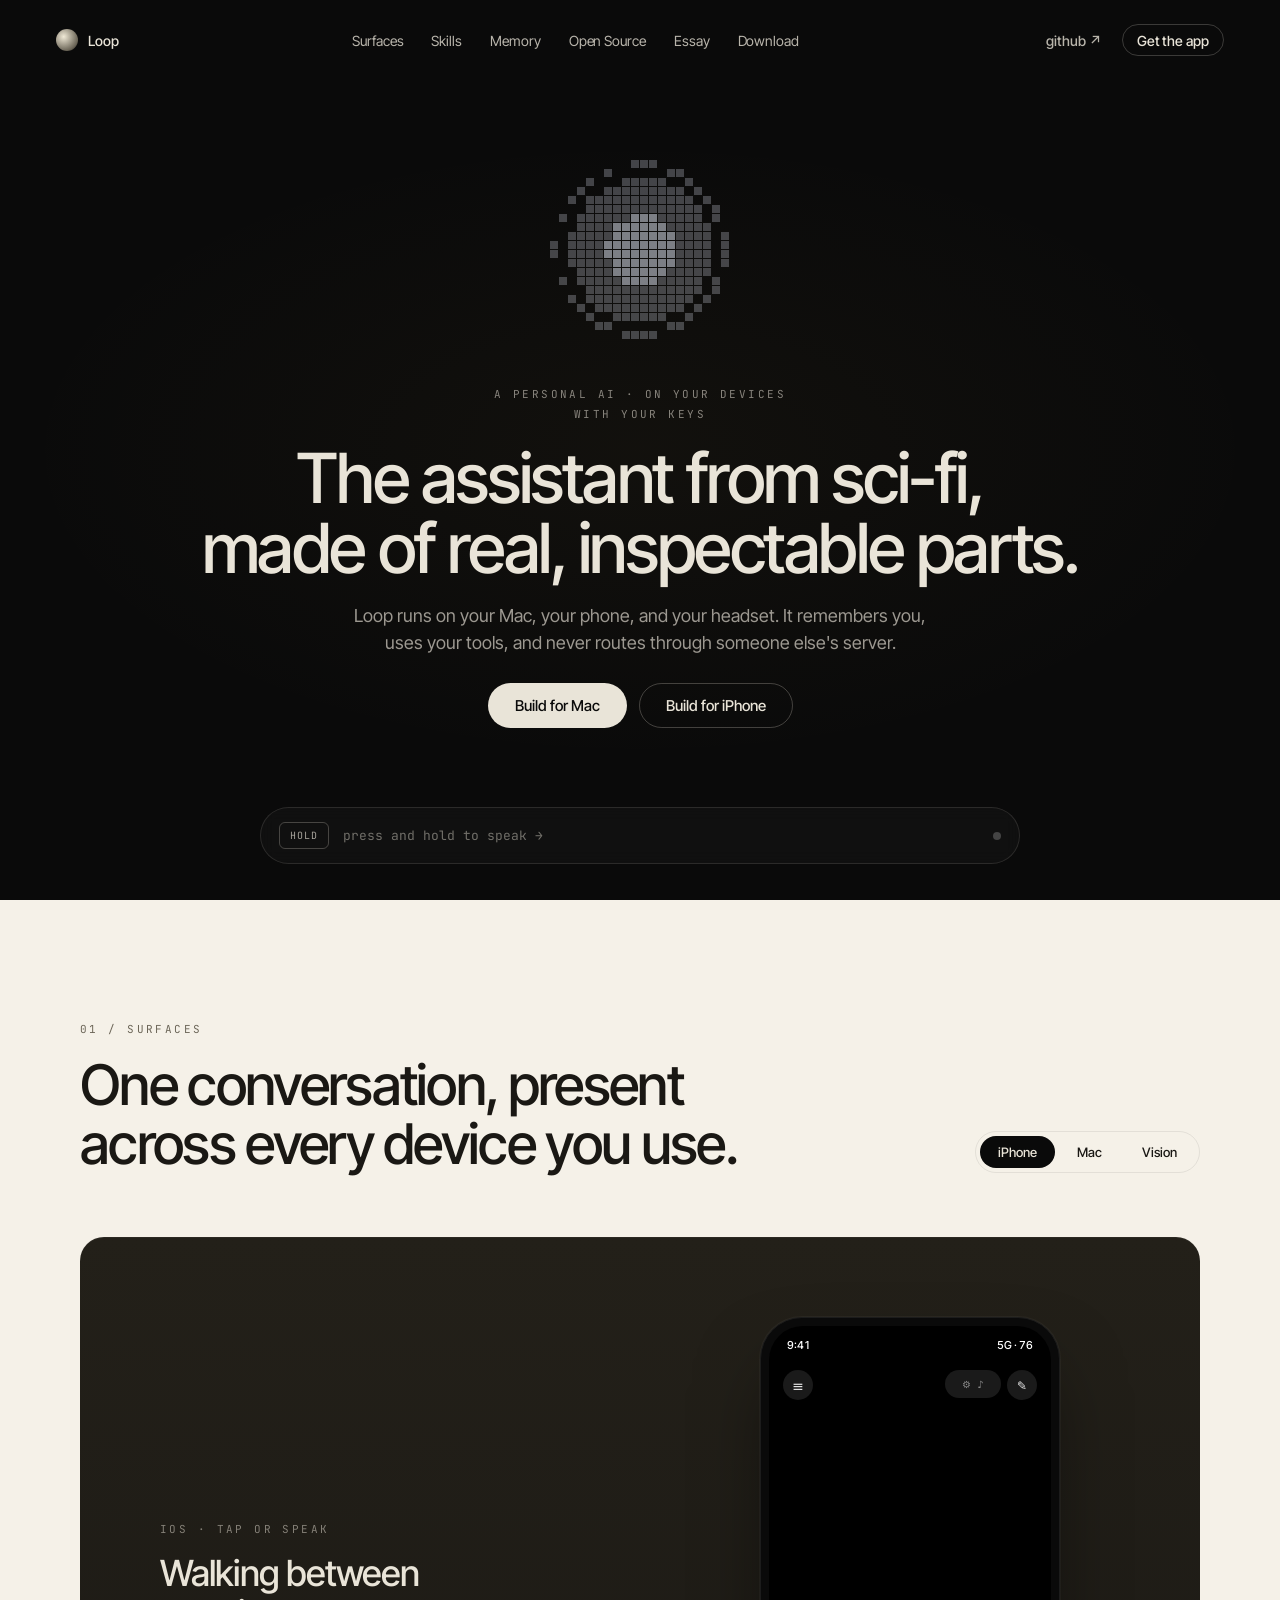
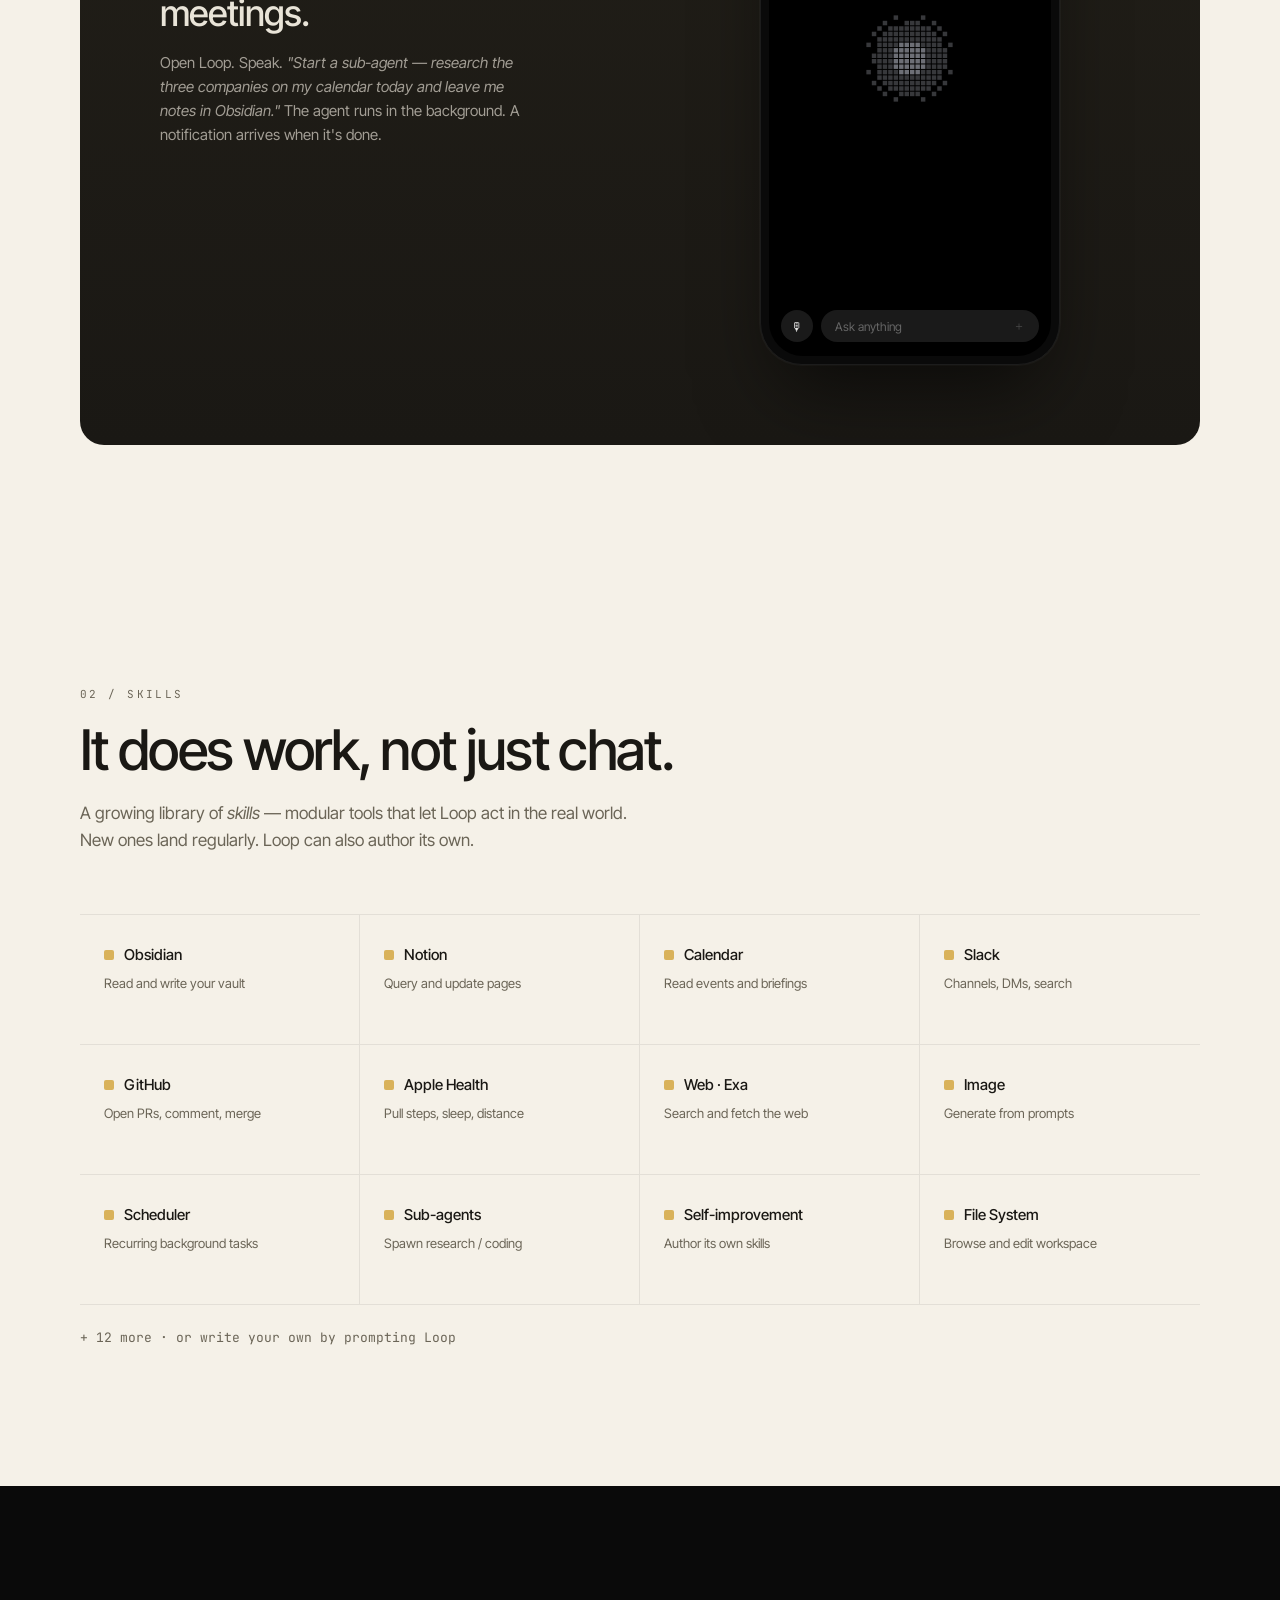
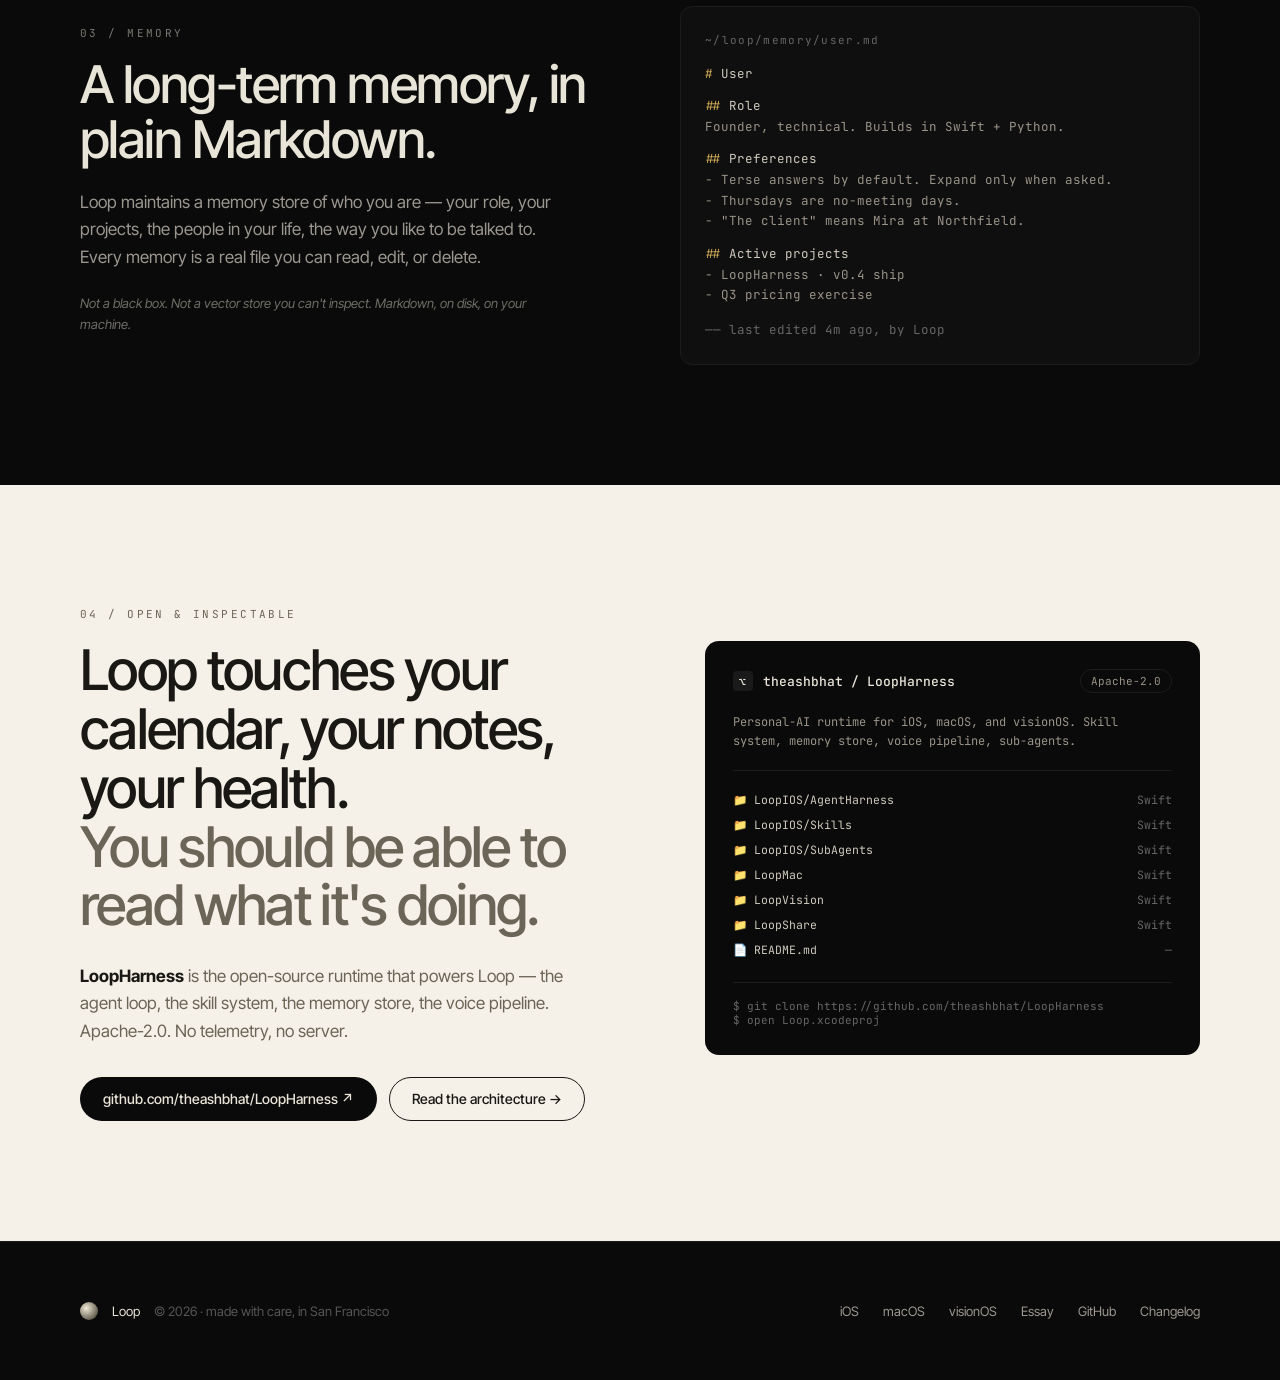
<file: website/index.html>
<!doctype html>
<html lang="en">
<head>
<meta charset="utf-8" />
<meta name="viewport" content="width=device-width, initial-scale=1" />
<title>Loop — a personal AI that lives on your devices</title>
<meta name="description" content="Loop is a personal AI for iPhone, Mac, and Vision Pro. It remembers you, uses your tools, and never routes through someone else's server. Open-source on GitHub." />
<meta property="og:title" content="Loop — a personal AI that lives on your devices" />
<meta property="og:description" content="A personal AI for Apple devices. Skills, memory, voice — local-first, with your own keys. Open-source." />
<meta property="og:url" content="https://loopharness.com" />
<meta property="og:type" content="website" />
<meta name="theme-color" content="#0a0a0a" />
<link rel="preconnect" href="https://fonts.googleapis.com" />
<link rel="preconnect" href="https://fonts.gstatic.com" crossorigin />
<link href="https://fonts.googleapis.com/css2?family=Inter+Tight:wght@400;500;600&family=Instrument+Serif:ital@0;1&family=JetBrains+Mono:wght@400;500&display=swap" rel="stylesheet" />
<link rel="stylesheet" href="styles.css" />
</head>
<body>

<!-- ────────── HERO ────────── -->
<header class="hero">
  <nav class="nav nav--dark">
    <a class="nav__brand" href="#">
      <span class="nav__brand-orb"></span>
      <span>Loop</span>
    </a>
    <div class="nav__links">
      <a href="#surfaces">Surfaces</a>
      <a href="#skills">Skills</a>
      <a href="#memory">Memory</a>
      <a href="#open-source">Open Source</a>
      <a href="/essay">Essay</a>
      <a href="#download">Download</a>
    </div>
    <div class="nav__ctas">
      <a class="nav__github" href="https://github.com/theashbhat/LoopHarness" target="_blank" rel="noreferrer">github&nbsp;↗</a>
      <a class="nav__testflight" href="https://github.com/theashbhat/LoopHarness#setup" target="_blank" rel="noreferrer">Get the app</a>
    </div>
  </nav>

  <div class="hero__vignette" aria-hidden="true"></div>

  <div class="hero__stack">
    <canvas class="hero__orb" data-orb="hero" aria-hidden="true"></canvas>

    <div class="eyebrow eyebrow--hero">
      <span>A personal AI · on your devices</span>
      <span>with your keys</span>
    </div>

    <h1 class="hero__headline">
      The assistant from sci-fi,<br />
      made of real, inspectable parts.
    </h1>

    <p class="hero__lede">
      Loop runs on your Mac, your phone, and your headset. It remembers you,
      uses your tools, and never routes through someone else's server.
    </p>

    <div class="hero__ctas" id="download">
      <a class="btn btn--primary" href="https://github.com/theashbhat/LoopHarness#setup">
        Build for Mac
      </a>
      <a class="btn btn--ghost" href="https://github.com/theashbhat/LoopHarness#setup">
        Build for iPhone
      </a>
    </div>
  </div>

  <div class="hold-strip" id="voice" data-hold>
    <div class="hold-strip__key" data-hold-key>HOLD</div>
    <div class="hold-strip__txt" data-hold-txt>press and hold to speak →</div>
    <div class="hold-strip__dot" data-hold-dot></div>
  </div>
</header>

<!-- ────────── SURFACES ────────── -->
<section class="surfaces" id="surfaces">
  <div class="surfaces__head">
    <div>
      <div class="eyebrow eyebrow--paper">01 / Surfaces</div>
      <h2 class="surfaces__title">One conversation, present across every device you use.</h2>
    </div>
    <div class="tabs" role="tablist" aria-label="Device surfaces">
      <button class="tab is-active" role="tab" data-tab="ios">iPhone</button>
      <button class="tab" role="tab" data-tab="mac">Mac</button>
      <button class="tab" role="tab" data-tab="vision">Vision</button>
    </div>
  </div>

  <div class="surfaces__stage">
    <!-- copy column -->
    <div class="surfaces__copy">
      <div data-surface="ios" class="is-active">
        <div class="eyebrow eyebrow--dark">iOS · tap or speak</div>
        <h3>Walking between meetings.</h3>
        <p>Open Loop. Speak. <em>"Start a sub-agent — research the three companies on my calendar today and leave me notes in Obsidian."</em> The agent runs in the background. A notification arrives when it's done.</p>
      </div>
      <div data-surface="mac">
        <div class="eyebrow eyebrow--dark">macOS · push-to-talk</div>
        <h3>At the desk, mid-task.</h3>
        <p>Hold the hotkey. <em>"Add a pricing section to the doc I was editing last night — pull the numbers from the Q3 Plan in Notion."</em> Loop edits the doc and confirms back, out loud.</p>
      </div>
      <div data-surface="vision">
        <div class="eyebrow eyebrow--dark">visionOS · ambient</div>
        <h3>In the headset.</h3>
        <p>An animated orb listens in the room. Ask it about your week. It answers as voice — calendar, mail, recent notes — with a soft visual response.</p>
      </div>
    </div>

    <!-- device column -->
    <div class="surfaces__device">

      <!-- iPhone -->
      <div class="phone is-active" data-surface="ios">
        <div class="phone__screen">
          <div class="phone__notch"></div>
          <div class="phone__status">
            <span>9:41</span>
            <span class="phone__status-right">5G · 76</span>
          </div>
          <div class="phone__chrome">
            <div class="phone__menu">≡</div>
            <div class="phone__topright">
              <div class="phone__settings"><span>⚙</span><span>♪</span></div>
              <div class="phone__compose">✎</div>
            </div>
          </div>
          <div class="phone__orb">
            <canvas data-orb="phone" aria-hidden="true"></canvas>
          </div>
          <div class="phone__input">
            <div class="phone__mic">🎙</div>
            <div class="phone__field">
              <span>Ask anything</span>
              <span class="phone__attach">＋</span>
            </div>
          </div>
        </div>
      </div>

      <!-- Mac -->
      <div class="mac" data-surface="mac">
        <div class="mac__titlebar">
          <span class="mac__dot mac__dot--red"></span>
          <span class="mac__dot mac__dot--yellow"></span>
          <span class="mac__dot mac__dot--green"></span>
          <span class="mac__title">Loop</span>
        </div>
        <div class="mac__body">
          <aside class="mac__sidebar">
            <div class="mac__group">Today</div>
            <div class="mac__item is-active">Q3 pricing edit</div>
            <div class="mac__item">Calendar briefing</div>
            <div class="mac__item">Research · 3 cos</div>
            <div class="mac__group">Yesterday</div>
            <div class="mac__item">Apple Health</div>
            <div class="mac__item">Devin PR #14</div>
          </aside>
          <div class="mac__chat">
            <div class="mac__bubble mac__bubble--user">
              Add a pricing section to last night's doc. Pull numbers from Q3 Plan.
            </div>
            <div class="mac__bubble mac__bubble--assistant">
              <canvas class="mac__assistant-orb" data-orb="mac-small" aria-hidden="true"></canvas>
              <div>Found <span class="hl">Q3 Plan</span> in Notion. Inserting a pricing section in <span class="hl">pricing-draft.md</span>… done. Want me to read it back?</div>
            </div>
            <div class="mac__hint">
              <span class="dot dot--amber"></span> listening — hold ⌥ to talk
            </div>
          </div>
        </div>
      </div>

      <!-- Vision -->
      <div class="vision" data-surface="vision">
        <div class="vision__orb">
          <canvas data-orb="vision" aria-hidden="true"></canvas>
        </div>
        <div class="vision__label">LISTENING · AMBIENT</div>
      </div>

    </div>
  </div>
</section>

<!-- ────────── SKILLS ────────── -->
<section class="skills" id="skills">
  <div class="skills__head">
    <div class="eyebrow eyebrow--paper">02 / Skills</div>
    <h2>It does work, not just chat.</h2>
    <p>A growing library of <em>skills</em> — modular tools that let Loop act in the real world. New ones land regularly. Loop can also author its own.</p>
  </div>
  <div class="skills__grid">
    <div class="skill"><span class="skill__mark"></span><span class="skill__name">Obsidian</span><div class="skill__desc">Read and write your vault</div></div>
    <div class="skill"><span class="skill__mark"></span><span class="skill__name">Notion</span><div class="skill__desc">Query and update pages</div></div>
    <div class="skill"><span class="skill__mark"></span><span class="skill__name">Calendar</span><div class="skill__desc">Read events and briefings</div></div>
    <div class="skill"><span class="skill__mark"></span><span class="skill__name">Slack</span><div class="skill__desc">Channels, DMs, search</div></div>
    <div class="skill"><span class="skill__mark"></span><span class="skill__name">GitHub</span><div class="skill__desc">Open PRs, comment, merge</div></div>
    <div class="skill"><span class="skill__mark"></span><span class="skill__name">Apple Health</span><div class="skill__desc">Pull steps, sleep, distance</div></div>
    <div class="skill"><span class="skill__mark"></span><span class="skill__name">Web · Exa</span><div class="skill__desc">Search and fetch the web</div></div>
    <div class="skill"><span class="skill__mark"></span><span class="skill__name">Image</span><div class="skill__desc">Generate from prompts</div></div>
    <div class="skill"><span class="skill__mark"></span><span class="skill__name">Scheduler</span><div class="skill__desc">Recurring background tasks</div></div>
    <div class="skill"><span class="skill__mark"></span><span class="skill__name">Sub-agents</span><div class="skill__desc">Spawn research / coding</div></div>
    <div class="skill"><span class="skill__mark"></span><span class="skill__name">Self-improvement</span><div class="skill__desc">Author its own skills</div></div>
    <div class="skill"><span class="skill__mark"></span><span class="skill__name">File System</span><div class="skill__desc">Browse and edit workspace</div></div>
  </div>
  <div class="skills__foot">+ 12 more · or write your own by prompting Loop</div>
</section>

<!-- ────────── MEMORY ────────── -->
<section class="memory" id="memory">
  <div class="memory__copy">
    <div class="eyebrow eyebrow--dark">03 / Memory</div>
    <h2>A long-term memory, in plain Markdown.</h2>
    <p>Loop maintains a memory store of who you are — your role, your projects, the people in your life, the way you like to be talked to. Every memory is a real file you can read, edit, or delete.</p>
    <p class="memory__aside">Not a black box. Not a vector store you can't inspect. Markdown, on disk, on your machine.</p>
  </div>
  <div class="memory__file">
    <div class="memory__path">~/loop/memory/user.md</div>
    <div><span class="md-h">#</span> User</div>
    <div class="md-h2"><span class="md-h">##</span> Role</div>
    <div class="md-line">Founder, technical. Builds in Swift + Python.</div>
    <div class="md-h2"><span class="md-h">##</span> Preferences</div>
    <div class="md-line">- Terse answers by default. Expand only when asked.</div>
    <div class="md-line">- Thursdays are no-meeting days.</div>
    <div class="md-line">- "The client" means Mira at Northfield.</div>
    <div class="md-h2"><span class="md-h">##</span> Active projects</div>
    <div class="md-line">- LoopHarness · v0.4 ship</div>
    <div class="md-line">- Q3 pricing exercise</div>
    <div class="memory__stamp">—— last edited 4m ago, by Loop</div>
  </div>
</section>

<!-- ────────── OPEN SOURCE ────────── -->
<section class="oss" id="open-source">
  <div class="eyebrow eyebrow--paper">04 / Open &amp; inspectable</div>
  <div class="oss__grid">
    <div class="oss__copy">
      <h2>
        Loop touches your calendar, your notes, your health.
        <br /><span class="muted">You should be able to read what it's doing.</span>
      </h2>
      <p>
        <strong>LoopHarness</strong> is the open-source runtime that powers Loop —
        the agent loop, the skill system, the memory store, the voice pipeline.
        Apache-2.0. No telemetry, no server.
      </p>
      <div class="oss__ctas">
        <a class="btn btn--dark" href="https://github.com/theashbhat/LoopHarness" target="_blank" rel="noreferrer">
          github.com/theashbhat/LoopHarness ↗
        </a>
        <a class="btn btn--outline" href="https://github.com/theashbhat/LoopHarness#architecture" target="_blank" rel="noreferrer">
          Read the architecture →
        </a>
      </div>
    </div>

    <div class="repo">
      <div class="repo__head">
        <div class="repo__name">
          <span class="repo__icon">⌥</span>
          <span>theashbhat / LoopHarness</span>
        </div>
        <a class="repo__license" href="https://github.com/theashbhat/LoopHarness/blob/main/LICENSE" target="_blank" rel="noreferrer">Apache-2.0</a>
      </div>
      <div class="repo__desc">
        Personal-AI runtime for iOS, macOS, and visionOS. Skill system, memory
        store, voice pipeline, sub-agents.
      </div>
      <div class="repo__tree">
        <div><span>📁 LoopIOS/AgentHarness</span><span>Swift</span></div>
        <div><span>📁 LoopIOS/Skills</span><span>Swift</span></div>
        <div><span>📁 LoopIOS/SubAgents</span><span>Swift</span></div>
        <div><span>📁 LoopMac</span><span>Swift</span></div>
        <div><span>📁 LoopVision</span><span>Swift</span></div>
        <div><span>📁 LoopShare</span><span>Swift</span></div>
        <div><span>📄 README.md</span><span>—</span></div>
      </div>
      <div class="repo__cmd">
        $ git clone https://github.com/theashbhat/LoopHarness<br />
        $ open Loop.xcodeproj
      </div>
    </div>
  </div>
</section>

<!-- ────────── FOOTER ────────── -->
<footer class="foot">
  <div class="foot__left">
    <span class="foot__orb"></span>
    <span class="foot__brand">Loop</span>
    <span class="foot__by">© 2026 · made with care, in San Francisco</span>
  </div>
  <div class="foot__links">
    <a href="#surfaces">iOS</a>
    <a href="#surfaces">macOS</a>
    <a href="#surfaces">visionOS</a>
    <a href="/essay">Essay</a>
    <a href="https://github.com/theashbhat/LoopHarness" target="_blank" rel="noreferrer">GitHub</a>
    <a href="https://github.com/theashbhat/LoopHarness/commits/main" target="_blank" rel="noreferrer">Changelog</a>
  </div>
</footer>

<script src="orb.js" defer></script>
<script src="site.js" defer></script>
</body>
</html>
</file>
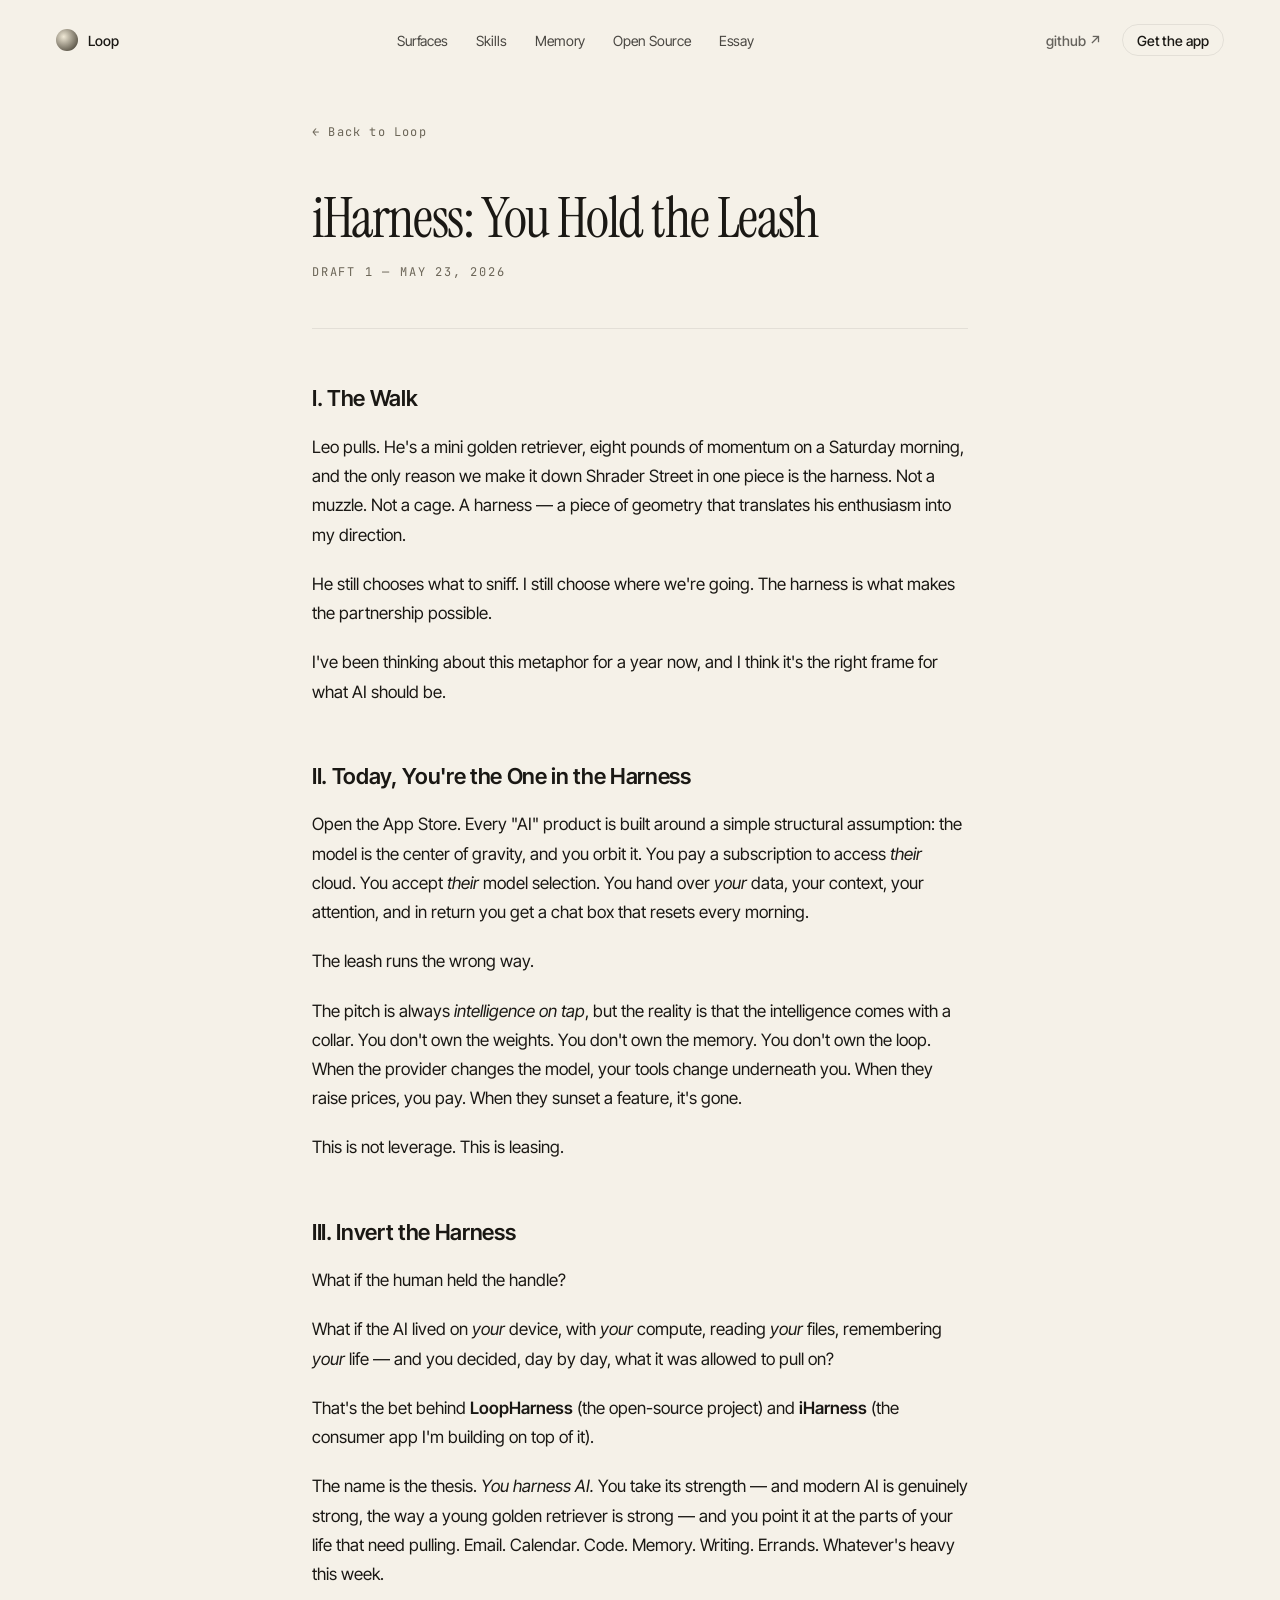
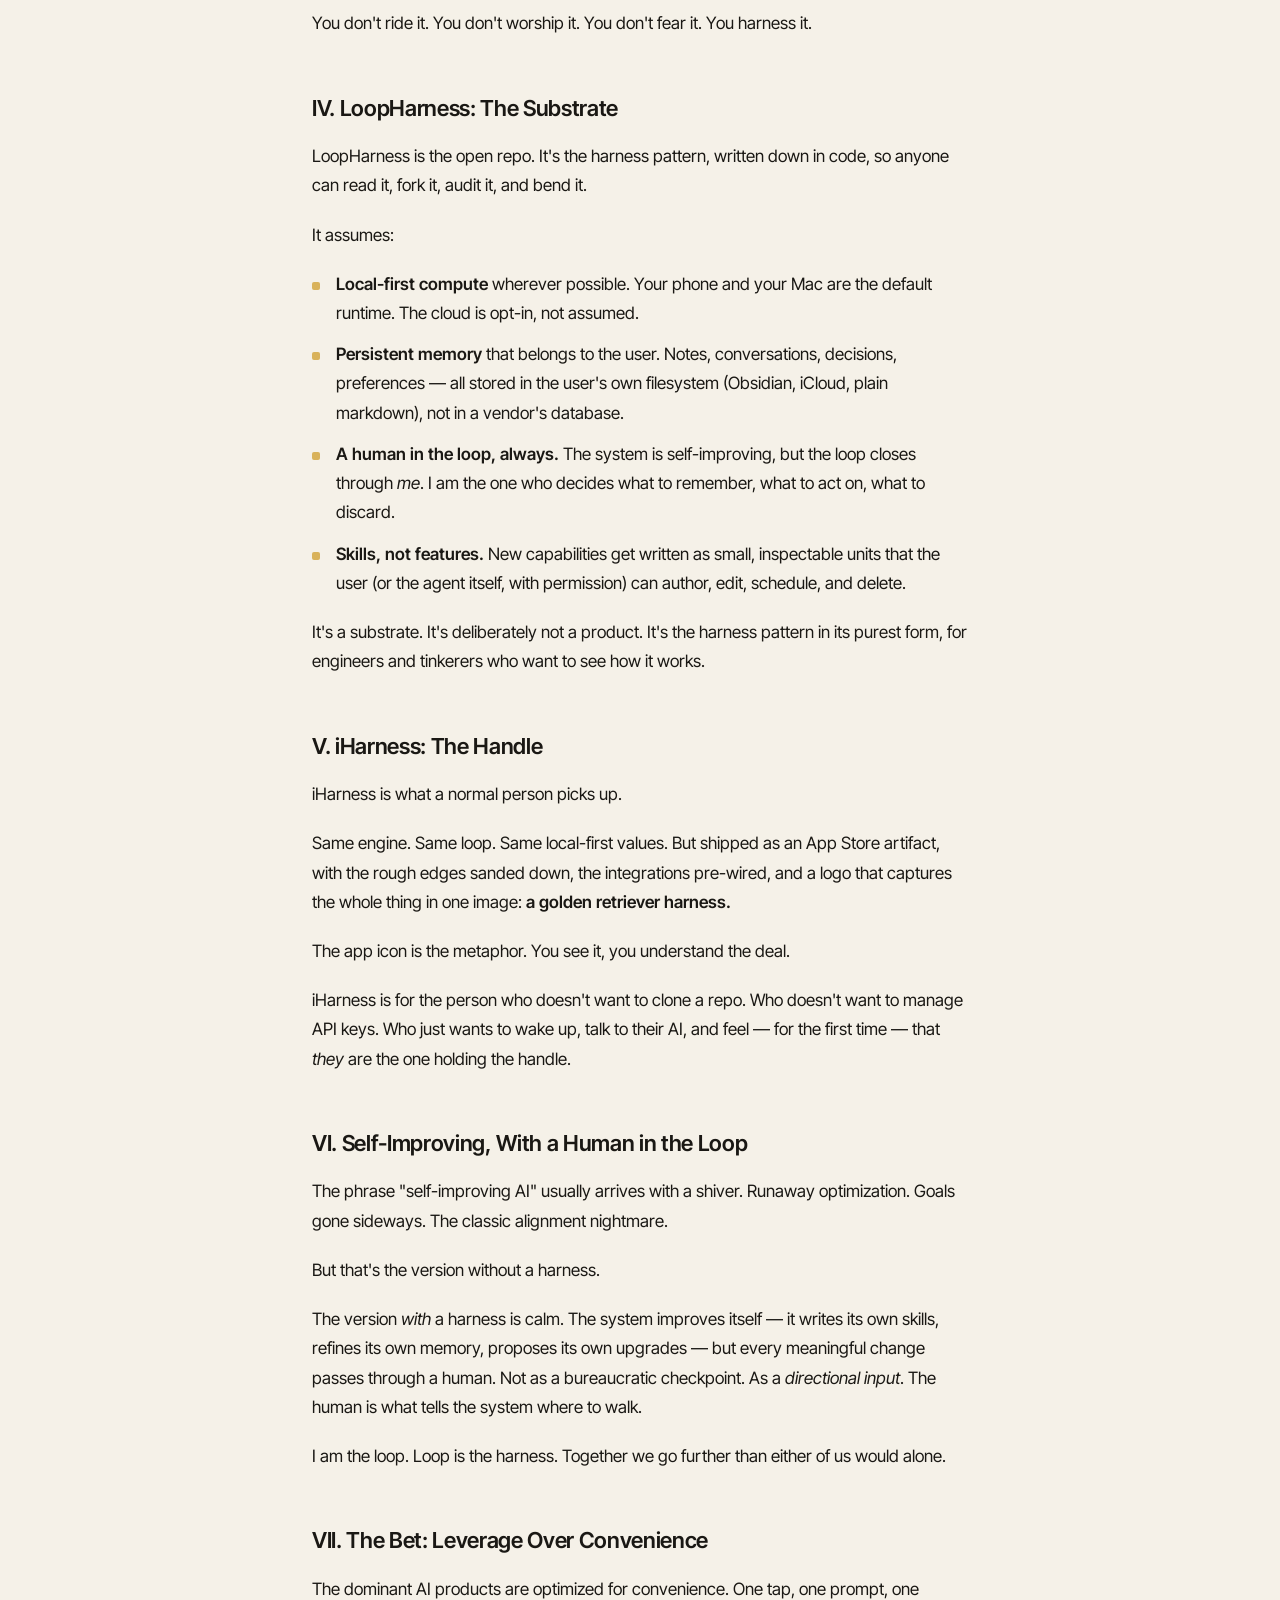
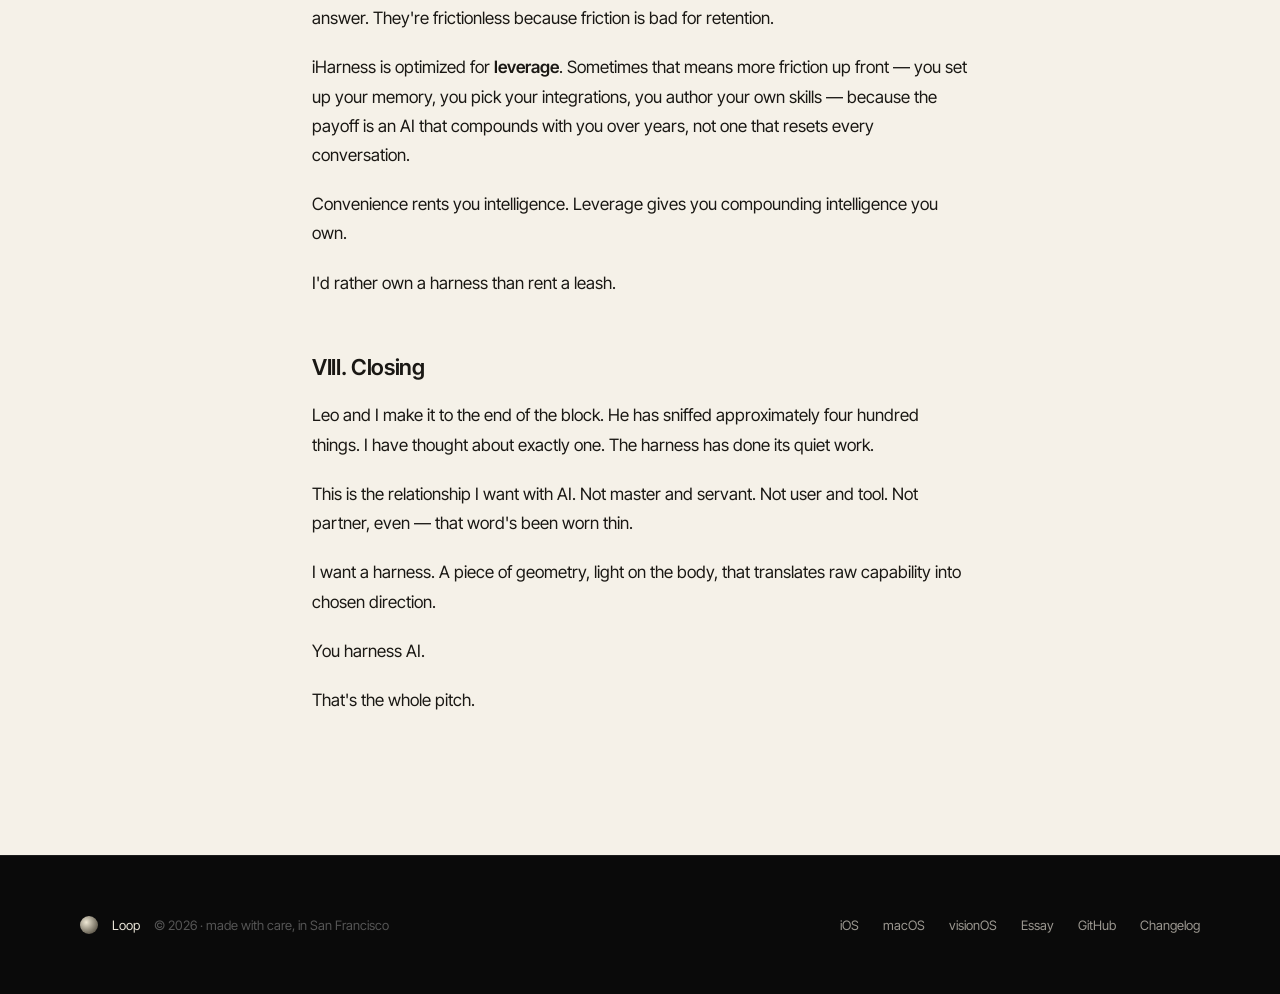
<file: website/essay.html>
<!doctype html>
<html lang="en">
<head>
<meta charset="utf-8" />
<meta name="viewport" content="width=device-width, initial-scale=1" />
<title>iHarness: You Hold the Leash — Loop</title>
<meta name="description" content="An essay on why AI should be harnessed by its user — the thesis behind LoopHarness and iHarness." />
<meta property="og:title" content="iHarness: You Hold the Leash" />
<meta property="og:description" content="An essay on why AI should be harnessed by its user — the thesis behind LoopHarness and iHarness." />
<meta property="og:url" content="https://loopharness.com/essay" />
<meta property="og:type" content="article" />
<meta name="theme-color" content="#0a0a0a" />
<link rel="preconnect" href="https://fonts.googleapis.com" />
<link rel="preconnect" href="https://fonts.gstatic.com" crossorigin />
<link href="https://fonts.googleapis.com/css2?family=Inter+Tight:wght@400;500;600&family=Instrument+Serif:ital@0;1&family=JetBrains+Mono:wght@400;500&display=swap" rel="stylesheet" />
<link rel="stylesheet" href="styles.css" />
<style>
/* ── essay page ─────────────────────────────────────────────── */

.essay-page {
  background: var(--paper);
  color: var(--paper-ink);
  min-height: 100vh;
  display: flex;
  flex-direction: column;
}

/* nav override — static, paper-colored */
.essay-page .nav {
  position: relative;
  color: var(--paper-ink);
}
.essay-page .nav__github     { color: var(--paper-ink); opacity: 0.65; }
.essay-page .nav__testflight { color: var(--paper-ink); border-color: var(--paper-line); }

.essay__header {
  max-width: 720px;
  margin: 0 auto;
  padding: 40px 32px 0;
  width: 100%;
}
.essay__back {
  font-family: var(--mono);
  font-size: 12px;
  letter-spacing: 0.1em;
  color: var(--paper-mute);
  text-decoration: none;
  display: inline-flex;
  align-items: center;
  gap: 6px;
  transition: color 0.15s;
}
.essay__back:hover { color: var(--paper-ink); }

.essay__body {
  max-width: 720px;
  margin: 0 auto;
  padding: 48px 32px 120px;
  width: 100%;
}

.essay__body h1 {
  font-family: var(--serif);
  font-size: clamp(40px, 5vw, 56px);
  font-weight: 400;
  letter-spacing: -0.025em;
  line-height: 1.08;
  margin: 0 0 16px;
  color: var(--paper-ink);
}

.essay__date {
  font-family: var(--mono);
  font-size: 12px;
  letter-spacing: 0.15em;
  text-transform: uppercase;
  color: var(--paper-mute);
  margin-bottom: 48px;
}

.essay__rule {
  border: none;
  border-top: 1px solid var(--paper-line);
  margin: 48px 0;
}

.essay__body h2 {
  font-family: var(--sans);
  font-size: 22px;
  font-weight: 600;
  letter-spacing: -0.015em;
  line-height: 1.25;
  margin: 56px 0 20px;
  color: var(--paper-ink);
}

.essay__body p {
  font-size: 17px;
  line-height: 1.72;
  color: var(--paper-ink);
  margin: 0 0 20px;
}

.essay__body em {
  font-style: italic;
}

.essay__body strong {
  font-weight: 600;
  color: var(--paper-ink);
}

.essay__body ul {
  list-style: none;
  padding: 0;
  margin: 0 0 20px;
}

.essay__body ul li {
  font-size: 17px;
  line-height: 1.72;
  color: var(--paper-ink);
  padding-left: 24px;
  position: relative;
  margin-bottom: 12px;
}

.essay__body ul li::before {
  content: "";
  position: absolute;
  left: 0;
  top: 12px;
  width: 8px;
  height: 8px;
  background: var(--accent);
  border-radius: 2px;
}


/* footer on essay page */
.essay-page .foot {
  margin-top: auto;
}

/* ── responsive ─────────────────────────────────────────────── */
@media (max-width: 800px) {
  .essay__body h1 { font-size: 36px; }
  .essay__body h2 { font-size: 20px; }
  .essay__body { padding: 40px 24px 80px; }
  .essay__header { padding: 32px 24px 0; }
}
@media (max-width: 520px) {
  .essay__body h1 { font-size: 30px; }
  .essay__body p, .essay__body ul li { font-size: 16px; }
}
</style>
</head>
<body class="essay-page">

<!-- ────────── NAV ────────── -->
<nav class="nav">
  <a class="nav__brand" href="/">
    <span class="nav__brand-orb"></span>
    <span>Loop</span>
  </a>
  <div class="nav__links">
    <a href="/#surfaces">Surfaces</a>
    <a href="/#skills">Skills</a>
    <a href="/#memory">Memory</a>
    <a href="/#open-source">Open Source</a>
    <a href="/essay">Essay</a>
  </div>
  <div class="nav__ctas">
    <a class="nav__github" href="https://github.com/theashbhat/LoopHarness" target="_blank" rel="noreferrer">github&nbsp;↗</a>
    <a class="nav__testflight" href="https://github.com/theashbhat/LoopHarness#setup" target="_blank" rel="noreferrer">Get the app</a>
  </div>
</nav>

<!-- ────────── ESSAY ────────── -->
<div class="essay__header">
  <a class="essay__back" href="/">← Back to Loop</a>
</div>

<article class="essay__body">

  <h1>iHarness: You Hold the Leash</h1>
  <div class="essay__date">Draft 1 — May 23, 2026</div>

  <hr class="essay__rule" />

  <h2>I. The Walk</h2>

  <p>Leo pulls. He's a mini golden retriever, eight pounds of momentum on a Saturday morning, and the only reason we make it down Shrader Street in one piece is the harness. Not a muzzle. Not a cage. A harness — a piece of geometry that translates his enthusiasm into my direction.</p>

  <p>He still chooses what to sniff. I still choose where we're going. The harness is what makes the partnership possible.</p>

  <p>I've been thinking about this metaphor for a year now, and I think it's the right frame for what AI should be.</p>

  <h2>II. Today, You're the One in the Harness</h2>

  <p>Open the App Store. Every "AI" product is built around a simple structural assumption: the model is the center of gravity, and you orbit it. You pay a subscription to access <em>their</em> cloud. You accept <em>their</em> model selection. You hand over <em>your</em> data, your context, your attention, and in return you get a chat box that resets every morning.</p>

  <p>The leash runs the wrong way.</p>

  <p>The pitch is always <em>intelligence on tap</em>, but the reality is that the intelligence comes with a collar. You don't own the weights. You don't own the memory. You don't own the loop. When the provider changes the model, your tools change underneath you. When they raise prices, you pay. When they sunset a feature, it's gone.</p>

  <p>This is not leverage. This is leasing.</p>

  <h2>III. Invert the Harness</h2>

  <p>What if the human held the handle?</p>

  <p>What if the AI lived on <em>your</em> device, with <em>your</em> compute, reading <em>your</em> files, remembering <em>your</em> life — and you decided, day by day, what it was allowed to pull on?</p>

  <p>That's the bet behind <strong>LoopHarness</strong> (the open-source project) and <strong>iHarness</strong> (the consumer app I'm building on top of it).</p>

  <p>The name is the thesis. <em>You harness AI.</em> You take its strength — and modern AI is genuinely strong, the way a young golden retriever is strong — and you point it at the parts of your life that need pulling. Email. Calendar. Code. Memory. Writing. Errands. Whatever's heavy this week.</p>

  <p>You don't ride it. You don't worship it. You don't fear it. You harness it.</p>

  <h2>IV. LoopHarness: The Substrate</h2>

  <p>LoopHarness is the open repo. It's the harness pattern, written down in code, so anyone can read it, fork it, audit it, and bend it.</p>

  <p>It assumes:</p>
  <ul>
    <li><strong>Local-first compute</strong> wherever possible. Your phone and your Mac are the default runtime. The cloud is opt-in, not assumed.</li>
    <li><strong>Persistent memory</strong> that belongs to the user. Notes, conversations, decisions, preferences — all stored in the user's own filesystem (Obsidian, iCloud, plain markdown), not in a vendor's database.</li>
    <li><strong>A human in the loop, always.</strong> The system is self-improving, but the loop closes through <em>me</em>. I am the one who decides what to remember, what to act on, what to discard.</li>
    <li><strong>Skills, not features.</strong> New capabilities get written as small, inspectable units that the user (or the agent itself, with permission) can author, edit, schedule, and delete.</li>
  </ul>

  <p>It's a substrate. It's deliberately not a product. It's the harness pattern in its purest form, for engineers and tinkerers who want to see how it works.</p>

  <h2>V. iHarness: The Handle</h2>

  <p>iHarness is what a normal person picks up.</p>

  <p>Same engine. Same loop. Same local-first values. But shipped as an App Store artifact, with the rough edges sanded down, the integrations pre-wired, and a logo that captures the whole thing in one image: <strong>a golden retriever harness.</strong></p>

  <p>The app icon is the metaphor. You see it, you understand the deal.</p>

  <p>iHarness is for the person who doesn't want to clone a repo. Who doesn't want to manage API keys. Who just wants to wake up, talk to their AI, and feel — for the first time — that <em>they</em> are the one holding the handle.</p>

  <h2>VI. Self-Improving, With a Human in the Loop</h2>

  <p>The phrase "self-improving AI" usually arrives with a shiver. Runaway optimization. Goals gone sideways. The classic alignment nightmare.</p>

  <p>But that's the version without a harness.</p>

  <p>The version <em>with</em> a harness is calm. The system improves itself — it writes its own skills, refines its own memory, proposes its own upgrades — but every meaningful change passes through a human. Not as a bureaucratic checkpoint. As a <em>directional input</em>. The human is what tells the system where to walk.</p>

  <p>I am the loop. Loop is the harness. Together we go further than either of us would alone.</p>

  <h2>VII. The Bet: Leverage Over Convenience</h2>

  <p>The dominant AI products are optimized for convenience. One tap, one prompt, one answer. They're frictionless because friction is bad for retention.</p>

  <p>iHarness is optimized for <strong>leverage</strong>. Sometimes that means more friction up front — you set up your memory, you pick your integrations, you author your own skills — because the payoff is an AI that compounds with you over years, not one that resets every conversation.</p>

  <p>Convenience rents you intelligence. Leverage gives you compounding intelligence you own.</p>

  <p>I'd rather own a harness than rent a leash.</p>

  <h2>VIII. Closing</h2>

  <p>Leo and I make it to the end of the block. He has sniffed approximately four hundred things. I have thought about exactly one. The harness has done its quiet work.</p>

  <p>This is the relationship I want with AI. Not master and servant. Not user and tool. Not partner, even — that word's been worn thin.</p>

  <p>I want a harness. A piece of geometry, light on the body, that translates raw capability into chosen direction.</p>

  <p>You harness AI.</p>

  <p>That's the whole pitch.</p>


</article>

<!-- ────────── FOOTER ────────── -->
<footer class="foot">
  <div class="foot__left">
    <span class="foot__orb"></span>
    <span class="foot__brand">Loop</span>
    <span class="foot__by">© 2026 · made with care, in San Francisco</span>
  </div>
  <div class="foot__links">
    <a href="/#surfaces">iOS</a>
    <a href="/#surfaces">macOS</a>
    <a href="/#surfaces">visionOS</a>
    <a href="/essay">Essay</a>
    <a href="https://github.com/theashbhat/LoopHarness" target="_blank" rel="noreferrer">GitHub</a>
    <a href="https://github.com/theashbhat/LoopHarness/commits/main" target="_blank" rel="noreferrer">Changelog</a>
  </div>
</footer>

</body>
</html>
</file>
<file: website/styles.css>
/* ─────────────────────────────────────────────────────────────
   Loop · loopharness.com
   Static, no build step. All design tokens live as custom props.
   ───────────────────────────────────────────────────────────── */

:root {
  --ink:        #0a0a0a;
  --paper:      #f5f1e8;
  --paper-ink:  #1a1814;
  --paper-mute: #6b6557;
  --paper-line: rgba(20, 18, 14, 0.08);
  --off:        #e9e4d8;
  --mute:       #9a9488;
  --accent:     #d9b25a;

  --sans: 'Inter Tight', ui-sans-serif, system-ui, -apple-system, sans-serif;
  --mono: 'JetBrains Mono', ui-monospace, monospace;
  --serif: 'Instrument Serif', ui-serif, serif;
}

* { box-sizing: border-box; }
html, body { margin: 0; padding: 0; }
html { scroll-behavior: smooth; }

body {
  background: var(--paper);
  color: var(--paper-ink);
  font-family: var(--sans);
  -webkit-font-smoothing: antialiased;
  -moz-osx-font-smoothing: grayscale;
}

a { color: inherit; text-decoration: none; }
button { font-family: inherit; cursor: pointer; }
em { font-style: italic; }

/* ────────── eyebrow (label) ────────── */

.eyebrow {
  font-family: var(--mono);
  font-size: 11px;
  letter-spacing: 0.22em;
  text-transform: uppercase;
  line-height: 1.8;
}
.eyebrow--paper { color: var(--paper-mute); margin-bottom: 16px; }
.eyebrow--dark  { color: rgba(233, 228, 216, 0.5); margin-bottom: 14px; }
.eyebrow--hero  {
  color: rgba(233, 228, 216, 0.55);
  display: flex;
  flex-direction: column;
  align-items: center;
}
.eyebrow--hero span { white-space: nowrap; }

/* ────────── nav ────────── */

.nav {
  position: absolute;
  inset: 0 0 auto 0;
  z-index: 10;
  display: flex;
  align-items: center;
  justify-content: space-between;
  padding: 24px 56px;
  font-size: 14px;
  letter-spacing: -0.005em;
}
.nav--dark { color: var(--off); }
.nav__brand {
  display: flex; align-items: center; gap: 10px;
  font-weight: 500;
}
.nav__brand-orb {
  width: 22px; height: 22px; border-radius: 50%;
  background: radial-gradient(circle at 35% 35%, #f0e9d6, #6b6557 70%, #1a1814 100%);
}
.nav__links {
  display: flex; gap: 28px; opacity: 0.78;
}
.nav__ctas {
  display: flex; align-items: center; gap: 6px;
}
.nav__github, .nav__testflight {
  display: inline-flex;
  align-items: center;
  height: 32px;
  padding: 0 14px;
  border-radius: 999px;
  font-weight: 500;
}
.nav__github     { opacity: 0.78; }
.nav__testflight { border: 1px solid rgba(233, 228, 216, 0.22); }

/* ────────── hero ────────── */

.hero {
  position: relative;
  background: var(--ink);
  color: var(--off);
  overflow: hidden;
  display: flex;
  flex-direction: column;
  min-height: 100vh;
  padding: clamp(80px, 11vh, 110px) 56px clamp(28px, 4vh, 48px);
}
.hero__vignette {
  position: absolute;
  inset: 0;
  pointer-events: none;
  background: radial-gradient(70% 50% at 50% 50%, rgba(217, 178, 90, 0.04), transparent 70%);
}
.hero__stack {
  flex: 1;
  display: flex;
  flex-direction: column;
  align-items: center;
  justify-content: center;
  text-align: center;
  position: relative;
  z-index: 1;
  gap: clamp(14px, 2vh, 22px);
}
.hero__orb {
  display: block;
  width: clamp(160px, 26vh, 280px);
  height: clamp(160px, 26vh, 280px);
}
.hero__headline {
  font-size: clamp(40px, 5.4vw, 72px);
  font-weight: 500;
  letter-spacing: -0.035em;
  line-height: 1.02;
  margin: 0;
  max-width: 960px;
  text-wrap: balance;
}
.hero__lede {
  font-size: clamp(15px, 1.4vw, 18px);
  line-height: 1.55;
  color: rgba(233, 228, 216, 0.65);
  margin: 0;
  max-width: 600px;
  text-wrap: pretty;
}
.hero__ctas {
  display: flex;
  gap: 12px;
  margin-top: 8px;
}

/* ────────── buttons ────────── */

.btn {
  display: inline-flex;
  align-items: center;
  justify-content: center;
  padding: 14px 26px;
  border-radius: 999px;
  font-size: 15px;
  font-weight: 500;
  line-height: 1;
  border: 1px solid transparent;
  white-space: nowrap;
  transition: transform 0.15s ease, background 0.15s ease, opacity 0.15s ease;
}
.btn:hover  { transform: translateY(-1px); }
.btn--primary { background: var(--off);          color: var(--ink); }
.btn--ghost   { background: transparent;        color: var(--off); border-color: rgba(233, 228, 216, 0.25); }
.btn--dark    { background: var(--ink);          color: var(--off); padding: 14px 22px; font-size: 14px; }
.btn--outline { background: transparent;        color: var(--paper-ink); border-color: var(--paper-ink); padding: 14px 22px; font-size: 14px; }

/* ────────── hold-to-talk ────────── */

.hold-strip {
  align-self: center;
  margin-top: clamp(28px, 5vh, 64px);
  display: flex;
  align-items: center;
  gap: 14px;
  padding: 14px 18px;
  border: 1px solid rgba(233, 228, 216, 0.12);
  border-radius: 999px;
  background: rgba(20, 20, 20, 0.6);
  backdrop-filter: blur(8px);
  font-family: var(--mono);
  font-size: 12px;
  color: rgba(233, 228, 216, 0.7);
  width: min(760px, calc(100% - 112px));
  user-select: none;
  cursor: pointer;
  position: relative;
  z-index: 1;
}
.hold-strip__key {
  padding: 6px 10px;
  border-radius: 6px;
  border: 1px solid rgba(233, 228, 216, 0.25);
  font-size: 10px;
  letter-spacing: 0.1em;
  transition: background 0.15s, color 0.15s;
}
.hold-strip.is-holding .hold-strip__key {
  background: var(--accent);
  color: var(--ink);
}
.hold-strip__txt {
  flex: 1;
  color: rgba(233, 228, 216, 0.45);
  font-size: 13px;
  text-align: left;
  overflow: hidden;
  text-overflow: ellipsis;
  white-space: nowrap;
}
.hold-strip.is-holding .hold-strip__txt { color: var(--off); }
.hold-strip__dot {
  width: 8px; height: 8px; border-radius: 50%;
  background: #444;
  transition: background 0.2s;
  flex-shrink: 0;
}
.hold-strip.is-holding .hold-strip__dot { background: #ff5f57; }

/* ────────── surfaces ────────── */

.surfaces {
  background: var(--paper);
  color: var(--paper-ink);
  padding: 120px 80px 140px;
}
.surfaces__head {
  display: flex;
  justify-content: space-between;
  align-items: flex-end;
  gap: 24px;
  margin-bottom: 64px;
  flex-wrap: wrap;
}
.surfaces__title {
  font-size: 56px;
  font-weight: 500;
  letter-spacing: -0.03em;
  margin: 0;
  line-height: 1.05;
  max-width: 720px;
}
.tabs {
  display: flex;
  gap: 4px;
  border: 1px solid var(--paper-line);
  padding: 4px;
  border-radius: 999px;
  flex-shrink: 0;
}
.tab {
  padding: 8px 18px;
  border-radius: 999px;
  border: none;
  background: transparent;
  color: var(--paper-ink);
  font-size: 13px;
  font-weight: 500;
}
.tab.is-active {
  background: var(--ink);
  color: var(--off);
}

.surfaces__stage {
  background: linear-gradient(180deg, #232019 0%, #1a1814 100%);
  border-radius: 24px;
  padding: 80px;
  min-height: 580px;
  display: flex;
  align-items: center;
  justify-content: space-between;
  gap: 80px;
  position: relative;
  overflow: hidden;
  box-shadow: inset 0 1px 0 rgba(255, 255, 255, 0.04);
}
.surfaces__copy {
  color: var(--off);
  max-width: 380px;
}
.surfaces__copy > div { display: none; }
.surfaces__copy > div.is-active { display: block; }
.surfaces__copy h3 {
  font-size: 36px;
  font-weight: 500;
  letter-spacing: -0.025em;
  margin: 0;
  line-height: 1.1;
}
.surfaces__copy p {
  font-size: 15px;
  line-height: 1.6;
  color: rgba(233, 228, 216, 0.65);
  margin-top: 18px;
}
.surfaces__device {
  display: flex;
  justify-content: center;
  align-items: center;
  min-width: 420px;
}
/* High-specificity hide so the device-specific `display: flex`/`block`
   rules below don't override us when a frame isn't the active tab. */
.surfaces__device > [data-surface]:not(.is-active) { display: none; }

/* iPhone frame */
.phone {
  width: 300px;
  height: 648px;
  background: #0a0a0a;
  border: 1px solid #1c1c1c;
  border-radius: 42px;
  padding: 8px;
  box-shadow: 0 40px 80px -20px rgba(0, 0, 0, 0.6), 0 0 0 1px rgba(255, 255, 255, 0.04);
}
.phone__screen {
  width: 100%; height: 100%;
  background: #000;
  border-radius: 34px;
  overflow: hidden;
  position: relative;
  color: #eaeaea;
  display: flex;
  flex-direction: column;
  padding-top: 44px;
}
.phone__notch {
  position: absolute; top: 8px; left: 50%; transform: translateX(-50%);
  width: 96px; height: 22px;
  background: #000;
  border-radius: 14px;
  z-index: 5;
}
.phone__status {
  position: absolute; top: 12px; left: 18px; right: 18px;
  display: flex; justify-content: space-between;
  font-size: 11px; font-weight: 500; color: #fff;
  font-variant-numeric: tabular-nums;
  z-index: 6;
}
.phone__chrome {
  display: flex; justify-content: space-between;
  padding: 0 14px 8px;
  align-items: center;
}
.phone__menu {
  width: 30px; height: 30px; border-radius: 50%;
  background: #1a1a1a;
  display: flex; align-items: center; justify-content: center;
  font-size: 14px;
}
.phone__topright { display: flex; gap: 6px; }
.phone__settings {
  width: 56px; height: 28px;
  background: #1a1a1a; border-radius: 14px;
  display: flex; align-items: center; justify-content: center; gap: 6px;
  font-size: 10px; color: #888;
}
.phone__compose {
  width: 30px; height: 30px; border-radius: 50%;
  background: #1a1a1a;
  display: flex; align-items: center; justify-content: center;
  font-size: 12px;
}
.phone__orb {
  flex: 1;
  display: flex; align-items: center; justify-content: center;
}
.phone__orb canvas { width: 120px; height: 120px; display: block; }
.phone__input {
  padding: 0 12px 14px;
  display: flex; gap: 8px; align-items: center;
}
.phone__mic {
  width: 32px; height: 32px; border-radius: 50%;
  background: #1a1a1a;
  display: flex; align-items: center; justify-content: center;
  font-size: 12px;
}
.phone__field {
  flex: 1; height: 32px; background: #1a1a1a;
  border-radius: 18px;
  display: flex; align-items: center; padding: 0 14px;
  font-size: 12px; color: #666;
  justify-content: space-between;
}
.phone__attach { opacity: 0.6; }

/* Mac window */
.mac {
  width: 620px; height: 420px;
  background: #111;
  border: 1px solid #222;
  border-radius: 12px;
  overflow: hidden;
  box-shadow: 0 30px 60px -20px rgba(0, 0, 0, 0.55), 0 0 0 1px rgba(255, 255, 255, 0.03);
  display: flex; flex-direction: column;
}
.mac__titlebar {
  height: 32px;
  background: linear-gradient(180deg, #1a1a1a, #131313);
  border-bottom: 1px solid #222;
  display: flex; align-items: center;
  padding: 0 12px; gap: 8px;
  font-size: 12px; color: #888;
}
.mac__dot { width: 12px; height: 12px; border-radius: 50%; }
.mac__dot--red    { background: #ff5f57; }
.mac__dot--yellow { background: #febc2e; }
.mac__dot--green  { background: #28c840; }
.mac__title {
  margin-left: auto; margin-right: auto;
  transform: translateX(-26px);
}
.mac__body {
  flex: 1; display: flex;
  color: #eaeaea;
}
.mac__sidebar {
  width: 180px;
  border-right: 1px solid #1a1a1a;
  padding: 14px 12px;
  background: #0c0c0c;
  font-size: 12px;
}
.mac__group {
  color: #666; font-size: 10px;
  letter-spacing: 0.1em; text-transform: uppercase;
  margin: 6px 0 10px;
}
.mac__item {
  padding: 8px 10px;
  color: #888;
}
.mac__item.is-active {
  color: #eaeaea;
  background: #1a1a1a;
  border-radius: 6px;
  margin-bottom: 2px;
}
.mac__chat {
  flex: 1; padding: 24px;
  display: flex; flex-direction: column; gap: 16px;
}
.mac__bubble {
  font-size: 13px;
  border-radius: 12px;
  max-width: 380px;
  line-height: 1.5;
}
.mac__bubble--user {
  background: #1a1a1a;
  padding: 12px 14px;
  align-self: flex-end;
}
.mac__bubble--assistant {
  display: flex; gap: 10px; align-items: flex-start;
  background: transparent;
  color: #cfcabd;
}
.mac__assistant-orb { width: 28px; height: 28px; display: block; }
.mac__hint {
  margin-top: auto;
  display: flex; align-items: center; gap: 10px;
  background: #1a1a1a;
  padding: 10px 14px;
  border-radius: 999px;
  font-size: 12px; color: #888;
}

/* Vision scene */
.vision {
  width: 520px; height: 360px;
  background: radial-gradient(120% 90% at 50% 60%, #1c1d22 0%, #08090b 60%, #000 100%);
  border-radius: 18px;
  overflow: hidden;
  position: relative;
  border: 1px solid rgba(255, 255, 255, 0.05);
  box-shadow: inset 0 0 80px rgba(0, 0, 0, 0.6);
}
.vision::before {
  content: "";
  position: absolute; inset: 0;
  background:
    radial-gradient(60% 40% at 20% 20%, rgba(255, 210, 150, 0.04), transparent 60%),
    radial-gradient(50% 40% at 85% 80%, rgba(150, 180, 255, 0.04), transparent 60%);
  pointer-events: none;
}
.vision__orb {
  position: absolute; inset: 0;
  display: flex; align-items: center; justify-content: center;
}
.vision__orb canvas { width: 200px; height: 200px; display: block; }
.vision__label {
  position: absolute; bottom: 18px; left: 0; right: 0;
  text-align: center;
  color: rgba(255, 255, 255, 0.5);
  font-size: 11px;
  font-family: var(--mono);
  letter-spacing: 0.18em;
}

/* helpers */
.dot { display: inline-block; }
.dot--amber { color: var(--accent); }
.hl { color: var(--accent); }

/* ────────── skills ────────── */

.skills {
  background: var(--paper);
  color: var(--paper-ink);
  padding: 100px 80px 140px;
}
.skills__head { margin-bottom: 60px; }
.skills__head h2 {
  font-size: 56px;
  font-weight: 500;
  letter-spacing: -0.03em;
  margin: 0;
  line-height: 1.05;
  max-width: 820px;
}
.skills__head p {
  font-size: 17px;
  line-height: 1.6;
  color: var(--paper-mute);
  margin-top: 20px;
  max-width: 580px;
}
.skills__grid {
  display: grid;
  grid-template-columns: repeat(4, 1fr);
  border-top: 1px solid var(--paper-line);
}
.skill {
  padding: 28px 24px;
  border-right: 1px solid var(--paper-line);
  border-bottom: 1px solid var(--paper-line);
  min-height: 130px;
}
.skill:nth-child(4n) { border-right: none; }
.skill__mark {
  width: 10px; height: 10px;
  background: var(--accent);
  border-radius: 2px;
  display: inline-block;
  margin-right: 10px;
  vertical-align: middle;
}
.skill__name {
  font-size: 15px; font-weight: 500;
  vertical-align: middle;
}
.skill__desc {
  font-size: 13px;
  line-height: 1.5;
  color: var(--paper-mute);
  margin-top: 10px;
}
.skills__foot {
  margin-top: 24px;
  font-size: 13px;
  color: var(--paper-mute);
  font-family: var(--mono);
}

/* ────────── memory ────────── */

.memory {
  background: var(--ink);
  color: var(--off);
  padding: 120px 80px;
  display: grid;
  grid-template-columns: 1fr 1fr;
  gap: 80px;
  align-items: center;
}
.memory__copy h2 {
  font-size: 52px;
  font-weight: 500;
  letter-spacing: -0.03em;
  margin: 0;
  line-height: 1.05;
}
.memory__copy p {
  font-size: 17px;
  line-height: 1.6;
  color: rgba(233, 228, 216, 0.65);
  margin-top: 22px;
  max-width: 480px;
}
.memory__aside {
  font-size: 13px !important;
  color: rgba(233, 228, 216, 0.45) !important;
  font-style: italic;
}
.memory__file {
  background: #0f0f0f;
  border: 1px solid #1c1c1c;
  border-radius: 12px;
  padding: 24px;
  font-family: var(--mono);
  font-size: 12.5px;
  line-height: 1.65;
  color: #cfcabd;
}
.memory__path {
  color: #666;
  margin-bottom: 14px;
  font-size: 11px;
  letter-spacing: 0.12em;
}
.md-h    { color: var(--accent); }
.md-h2   { margin-top: 12px; }
.md-line { color: #9a9488; }
.memory__stamp {
  margin-top: 14px;
  color: #666;
}

/* ────────── oss ────────── */

.oss {
  background: var(--paper);
  color: var(--paper-ink);
  padding: 120px 80px;
}
.oss__grid {
  display: grid;
  grid-template-columns: 1.1fr 1fr;
  gap: 80px;
  align-items: flex-start;
}
.oss__copy h2 {
  font-size: 56px;
  font-weight: 500;
  letter-spacing: -0.03em;
  margin: 0;
  line-height: 1.05;
  max-width: 600px;
}
.oss__copy h2 .muted { color: var(--paper-mute); }
.oss__copy p {
  font-size: 17px;
  line-height: 1.6;
  color: var(--paper-mute);
  margin-top: 28px;
  max-width: 520px;
}
.oss__copy strong { color: var(--paper-ink); }
.oss__ctas {
  display: flex;
  gap: 12px;
  margin-top: 32px;
  flex-wrap: wrap;
}

.repo {
  background: var(--ink);
  color: var(--off);
  border-radius: 14px;
  padding: 28px;
  font-family: var(--mono);
  font-size: 12.5px;
}
.repo__head {
  display: flex; justify-content: space-between; align-items: center;
  margin-bottom: 20px;
  font-size: 13px;
}
.repo__name {
  display: flex; align-items: center; gap: 10px;
  font-weight: 500;
}
.repo__icon {
  width: 20px; height: 20px; border-radius: 4px;
  background: #1a1a1a;
  display: inline-flex; align-items: center; justify-content: center;
  font-size: 11px;
}
.repo__license {
  color: var(--mute);
  font-size: 11px;
  padding: 4px 10px;
  border: 1px solid #1c1c1c;
  border-radius: 999px;
}
.repo__desc {
  color: var(--mute);
  font-size: 12px;
  line-height: 1.6;
  padding-bottom: 18px;
  border-bottom: 1px solid #1c1c1c;
}
.repo__tree {
  margin-top: 16px;
  color: #cfcabd;
  font-size: 11.5px;
}
.repo__tree > div {
  display: flex; justify-content: space-between;
  padding: 5px 0;
}
.repo__tree > div > span:last-child { color: #666; }
.repo__cmd {
  margin-top: 20px;
  padding-top: 16px;
  border-top: 1px solid #1c1c1c;
  color: #666;
  font-size: 11px;
}

/* ────────── footer ────────── */

.foot {
  background: var(--ink);
  color: rgba(233, 228, 216, 0.65);
  padding: 60px 80px;
  font-size: 13px;
  display: flex;
  justify-content: space-between;
  align-items: center;
  border-top: 1px solid #1c1c1c;
  gap: 24px;
  flex-wrap: wrap;
}
.foot__left {
  display: flex; align-items: center; gap: 14px;
}
.foot__orb {
  width: 18px; height: 18px; border-radius: 50%;
  background: radial-gradient(circle at 35% 35%, #f0e9d6, #6b6557 70%, #1a1814 100%);
}
.foot__brand { color: var(--off); }
.foot__by    { color: #555; }
.foot__links { display: flex; gap: 24px; }

/* ────────── responsive ────────── */

@media (max-width: 1080px) {
  .surfaces, .skills, .oss, .memory, .foot { padding-left: 40px; padding-right: 40px; }
  .nav { padding-left: 32px; padding-right: 32px; }
  .hero { padding-left: 32px; padding-right: 32px; }
  .hold-strip { width: calc(100% - 64px); }
  .surfaces__stage { padding: 56px; gap: 56px; }
  .skills__grid { grid-template-columns: repeat(3, 1fr); }
  .skill:nth-child(4n) { border-right: 1px solid var(--paper-line); }
  .skill:nth-child(3n) { border-right: none; }
}

@media (max-width: 800px) {
  .nav__links { display: none; }
  .surfaces__title, .skills__head h2, .memory__copy h2, .oss__copy h2 { font-size: 40px; }
  .surfaces__stage { flex-direction: column; padding: 40px; gap: 40px; }
  .surfaces__copy { max-width: 100%; }
  .surfaces__device { min-width: 0; width: 100%; }
  .mac { width: 100%; max-width: 560px; height: 380px; }
  .vision { width: 100%; max-width: 480px; }
  .memory { grid-template-columns: 1fr; gap: 48px; padding: 80px 32px; }
  .oss__grid { grid-template-columns: 1fr; gap: 48px; }
  .skills__grid { grid-template-columns: repeat(2, 1fr); }
  .skill:nth-child(3n) { border-right: 1px solid var(--paper-line); }
  .skill:nth-child(2n) { border-right: none; }
  .foot { padding: 40px 32px; }
}

@media (max-width: 520px) {
  .nav__github { display: none; }
  .nav__brand span:not(.nav__brand-orb) { display: none; }
  .surfaces, .skills, .oss, .memory { padding-left: 24px; padding-right: 24px; }
  .hero { padding-left: 24px; padding-right: 24px; }
  .hold-strip { width: calc(100% - 48px); padding: 12px 14px; }
  .hold-strip__txt { font-size: 11px; }
  .hero__ctas { flex-direction: column; width: 100%; max-width: 320px; }
  .btn { width: 100%; }
  .surfaces__head { flex-direction: column; align-items: flex-start; }
  .surfaces__title, .skills__head h2, .memory__copy h2, .oss__copy h2 { font-size: 32px; }
  .surfaces__stage { padding: 28px; }
  .phone { width: 240px; height: 518px; }
  .skills__grid { grid-template-columns: 1fr; }
  .skill { border-right: none !important; }
  .foot { flex-direction: column; align-items: flex-start; }
  .foot__links { flex-wrap: wrap; }
}
</file>
